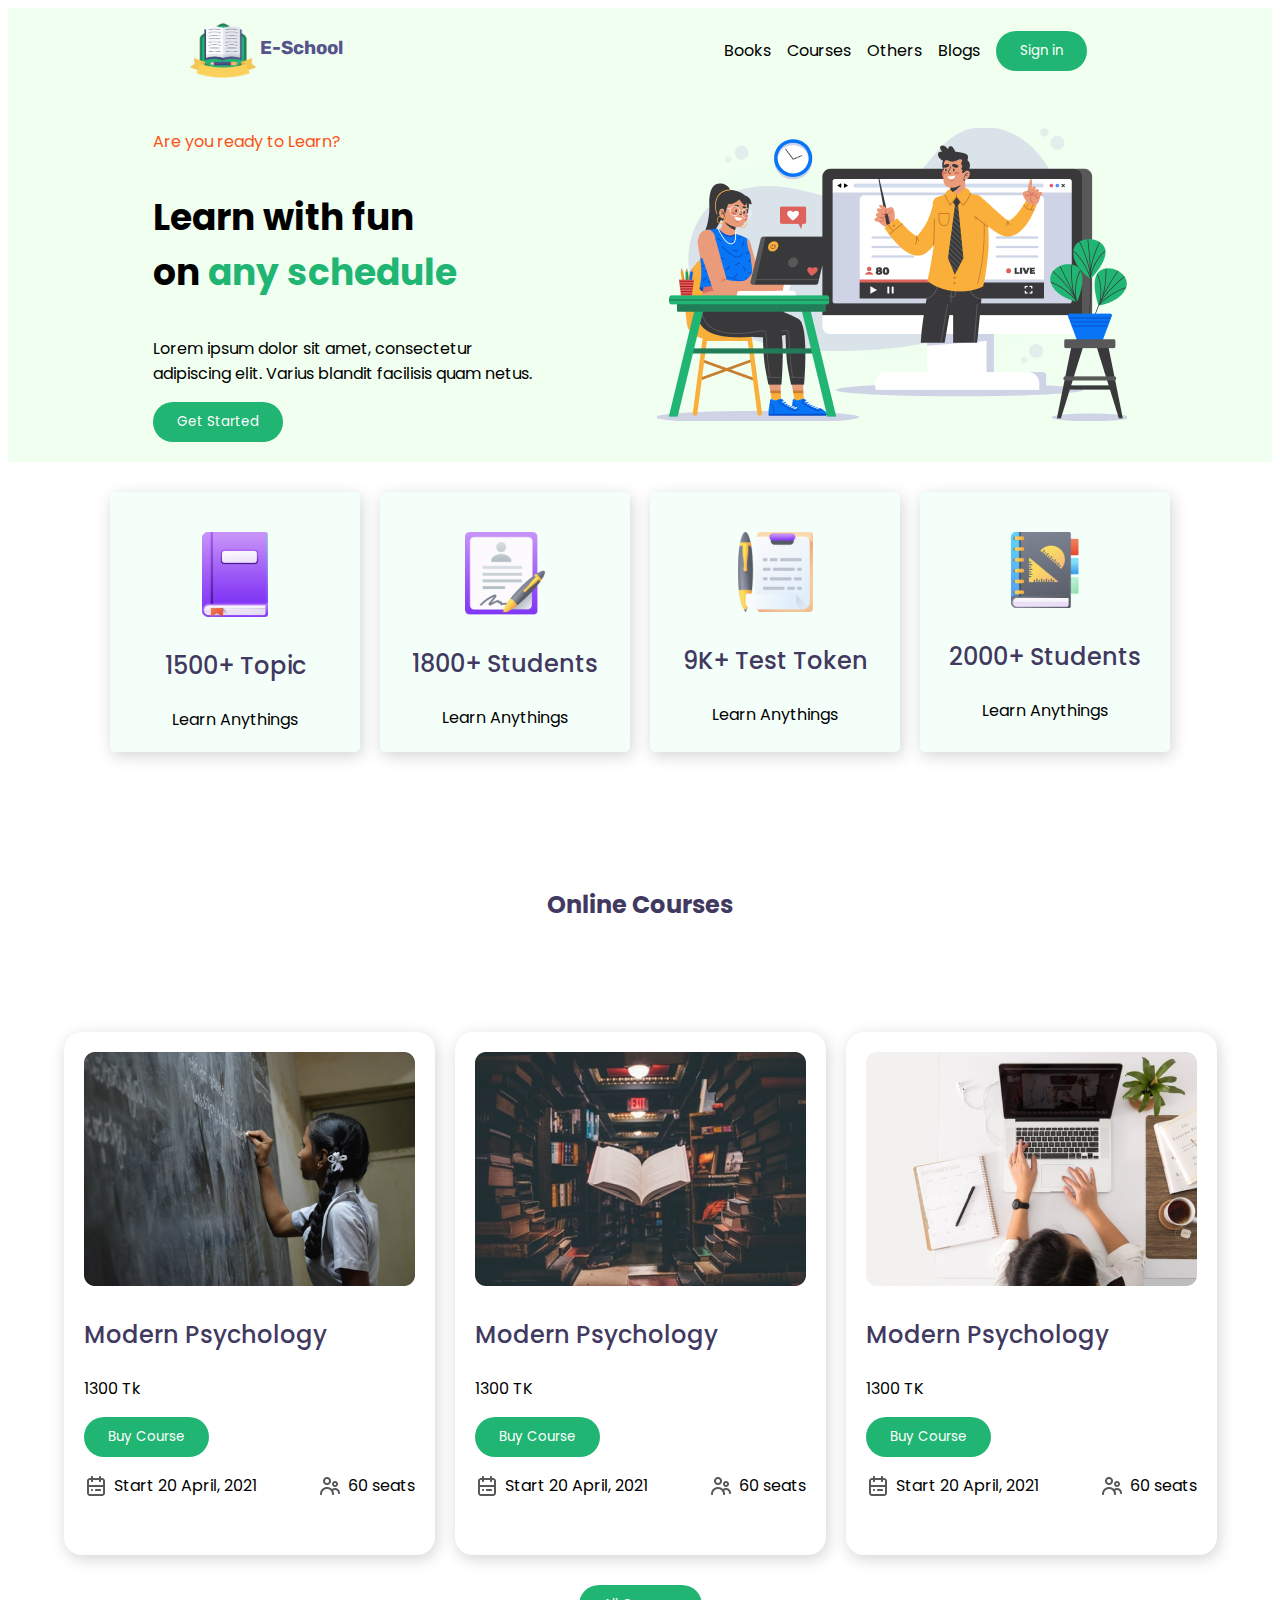
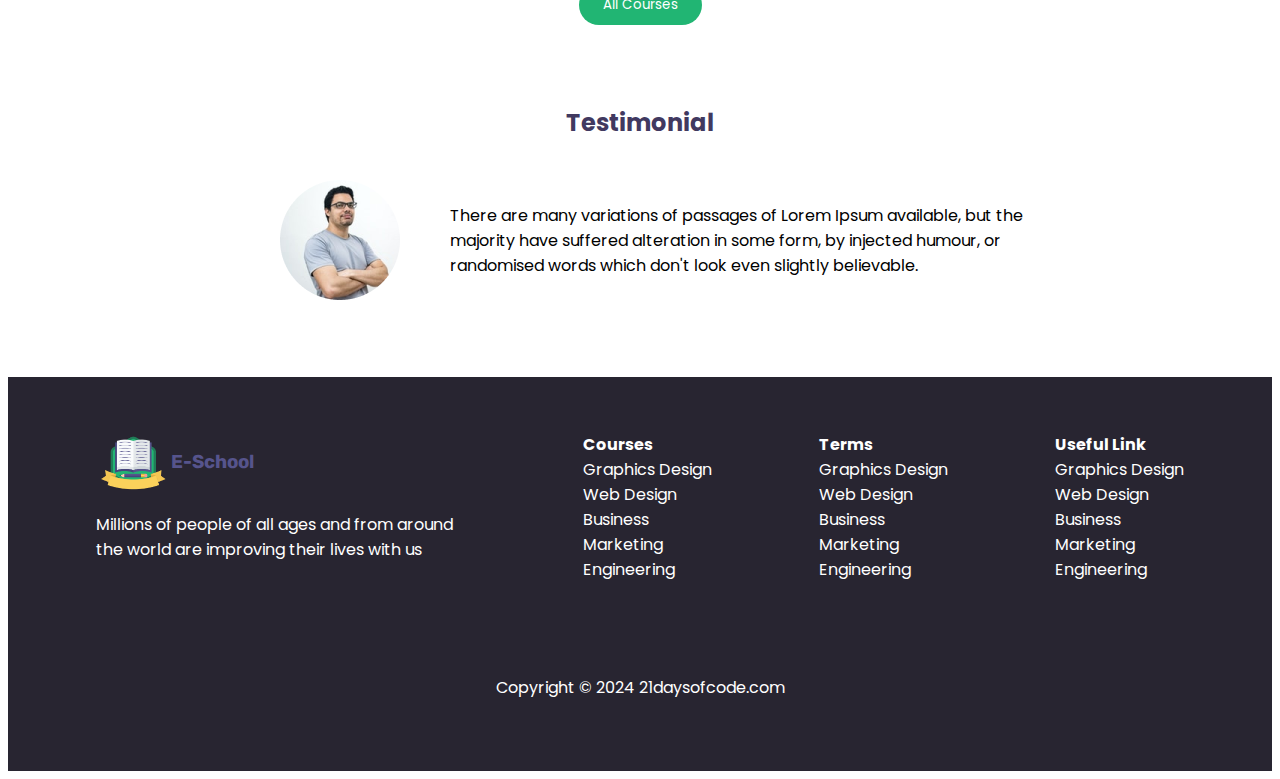
<file: Index.html>
<!DOCTYPE html>
<html lang="en">

<head>
    <meta charset="UTF-8">
    <meta name="viewport" content="width=device-width, initial-scale=1.0">
    <link rel="stylesheet" href="style.css">
    <title>E-School</title>
</head>

<body>
    <nav>
        <div class="logo">
            <img src="./Nav logo.png" alt="">
            <h3>E-School</h3>
        </div>
        <div>
            <ul>
                <li><a href="">Books</a></li>
                <li><a href="">Courses</a></li>
                <li><a href="">Others</a></li>
                <li><a href="">Blogs</a></li>
                <li><a href=""><button class="btn">Sign in</button></a></li>
            </ul>
        </div>
    </nav>

    <header>
        <div class="left">
            <p class="red">Are you ready to Learn?</p>
            <p class="large">Learn with fun <br>on <span>any schedule</span></p>
            <p>Lorem ipsum dolor sit amet, consectetur <br>adipiscing elit.
                Varius blandit facilisis quam netus.
            </p>
            <a href=""><button class="btn">Get Started</button></a>
        </div>
        <div class="right">
            <img src="./class.png" alt="">
        </div>
    </header>

    <main>
        <section class="box-container">
            <div class="box">
                <img src="./image 1.png" alt="">
                <p class="detail">1500+ Topic</p>
                <p>Learn Anythings</p>
            </div>
            <div class="box">
                <img src="./image 4.png" alt="">
                <p class="detail">1800+ Students</p>
                <p>Learn Anythings</p>
            </div>
            <div class="box">
                <img src="./image 2.png" alt="">
                <p class="detail">9K+ Test Token</p>
                <p>Learn Anythings</p>
            </div>
            <div class="box">
                <img src="./image 3.png" alt="">
                <p class="detail">2000+ Students</p>
                <p>Learn Anythings</p>
            </div>
        </section>

        <span>Online Courses</span>

        <section class="course-container">
            <div class="course">
                <img class="picture" src="./Rectangle 6.png" alt="">
                <p class="detail">Modern Psychology</p>
                <p>1300 Tk</p>
                <button class="btn">Buy Course</button>

                <div class="course-detail">
                    <div class="time">
                        <img class="icon" src="./calendar-outline 3.jpg" alt="">
                        <p>Start 20 April, 2021</p>
                    </div>
                    <div class="seat">
                        <img class="icon" src="./people-outline 1.jpg" alt="">
                        <p>60 seats</p>
                    </div>
                </div>
            </div>
            <div class="course">
                <img class="picture" src="./Rectangle 13.png" alt="">
                <p class="detail">Modern Psychology</p>
                <p>1300 TK</p>
                <button class="btn">Buy Course</button>

                <div class="course-detail">
                    <div class="time">
                        <img class="icon" src="./calendar-outline 3.jpg" alt="">
                        <p>Start 20 April, 2021</p>
                    </div>
                    <div class="seat">
                        <img class="icon" src="./people-outline 1.jpg" alt="">
                        <p>60 seats</p>
                    </div>
                </div>
            </div>
            <div class="course">
                <img class="picture" src="./Rectangle 15.png" alt="">
                <p class="detail">Modern Psychology</p>
                <p>1300 TK</p>
                <button class="btn">Buy Course</button>

                <div class="course-detail">
                    <div class="time">
                        <img class="icon" src="./calendar-outline 3.jpg" alt="">
                        <p>Start 20 April, 2021</p>
                    </div>
                    <div class="seat">
                        <img class="icon" src="./people-outline 1.jpg" alt="">
                        <p>60 seats</p>
                    </div>
                </div>
            </div>
        </section>

        <a href="./courses.html"><button class="btn">All Courses</button></a>

        <span id="testimonial">Testimonial</span>

        <section class="testimonial">
            <img id="icon" src="./Ellipse 5.png" alt="">
            <p class="align">There are many variations of passages of Lorem Ipsum available, but the 
                majority have suffered alteration in some form, by injected humour, 
                or randomised words which don't look even slightly believable.</p>
        <section>
    </main>

    <footer>
        <section>
            <div>
                <div class="logo">
                    <img src="./Footer logo.png" alt="">
                    <h3>E-School</h3>
                </div>
                <p id="align">Millions of people of all ages and from around
                    the world are improving their lives with us</p>
            </div>
            <div>
                <ul>
                    <li id="bold">Courses</li>
                    <li>Graphics Design</li>
                    <li>Web Design</li>
                    <li>Business</li>
                    <li>Marketing</li>
                    <li>Engineering</li>
                </ul>
            </div>
            <div>
                <ul>
                    <li id="bold">Terms</li>
                    <li>Graphics Design</li>
                    <li>Web Design</li>
                    <li>Business</li>
                    <li>Marketing</li>
                    <li>Engineering</li>
                </ul>
            </div>
            <div>
                <ul>
                    <li id="bold">Useful Link</li>
                    <li>Graphics Design</li>
                    <li>Web Design</li>
                    <li>Business</li>
                    <li>Marketing</li>
                    <li>Engineering</li>
                </ul>
            </div>
        </section>
        <p id="copyright">Copyright © 2024 21daysofcode.com</p>
    </footer>
</body>

</html>
</file>
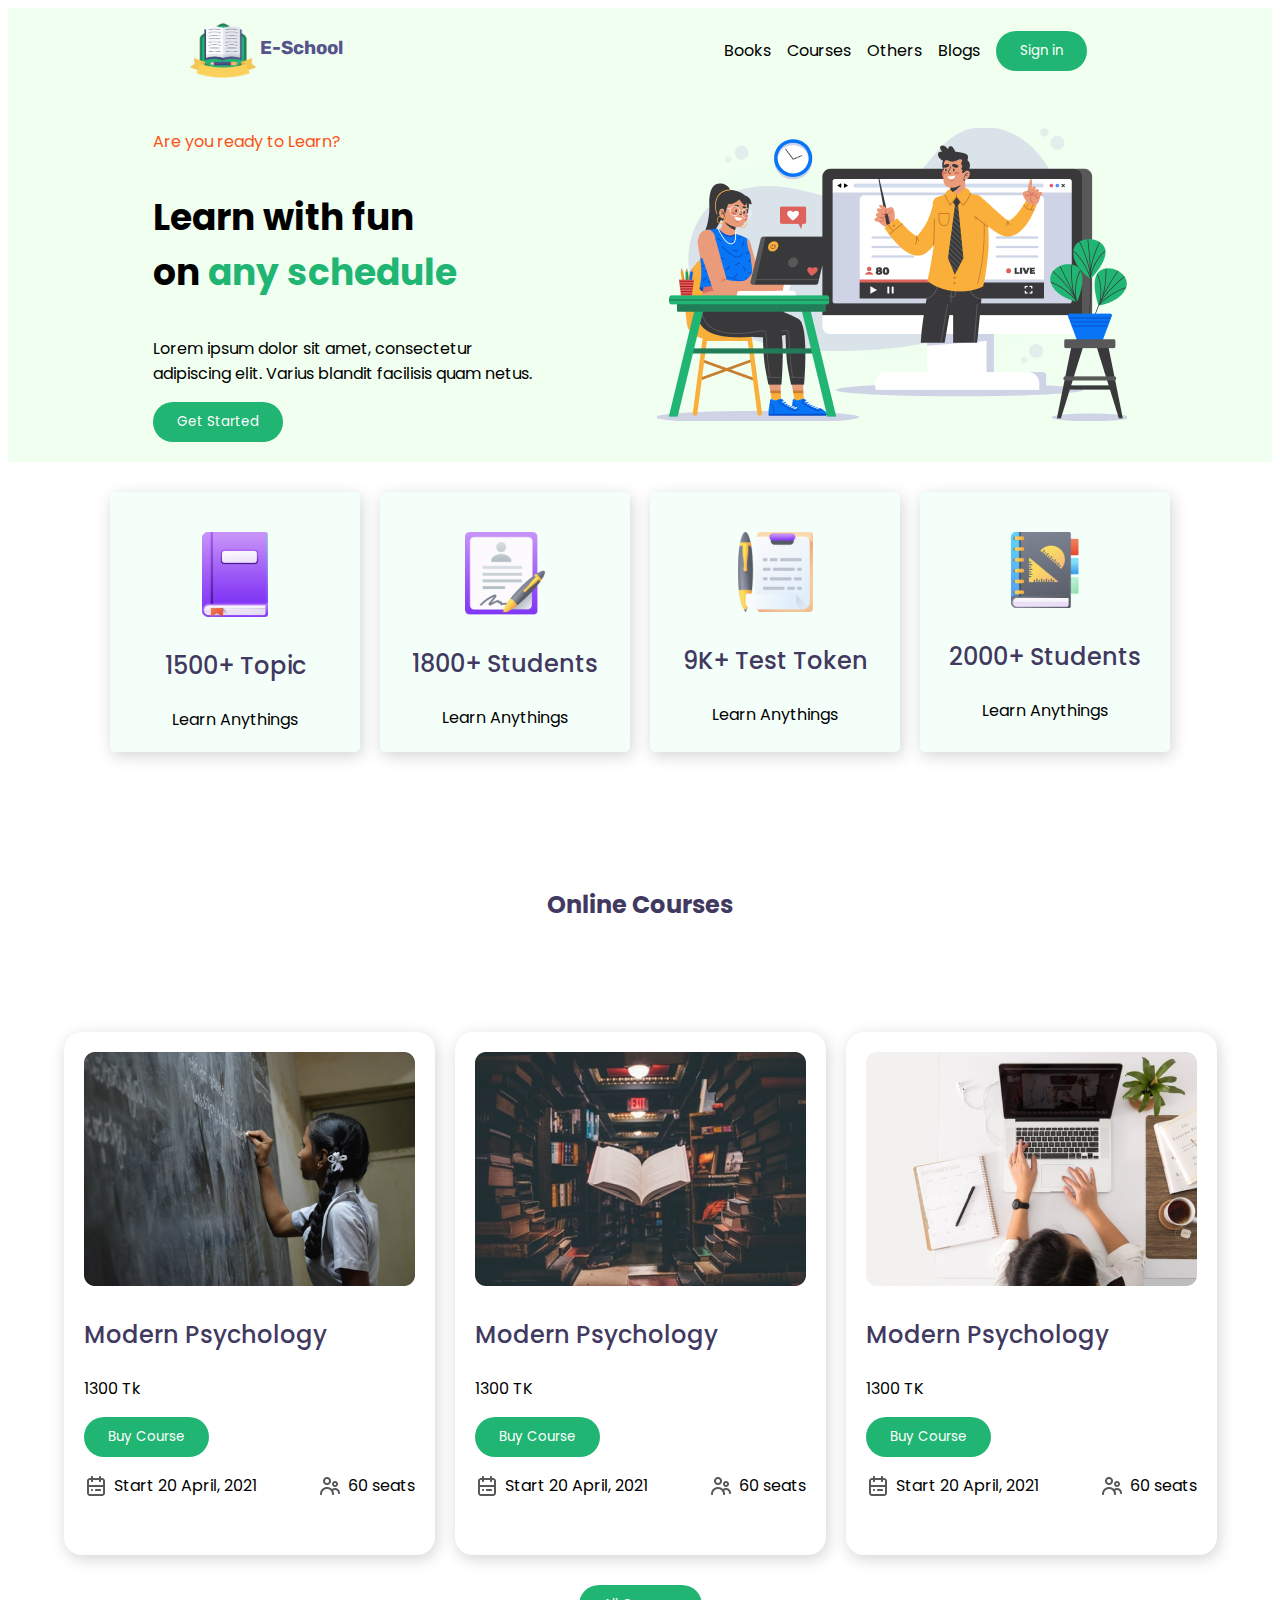
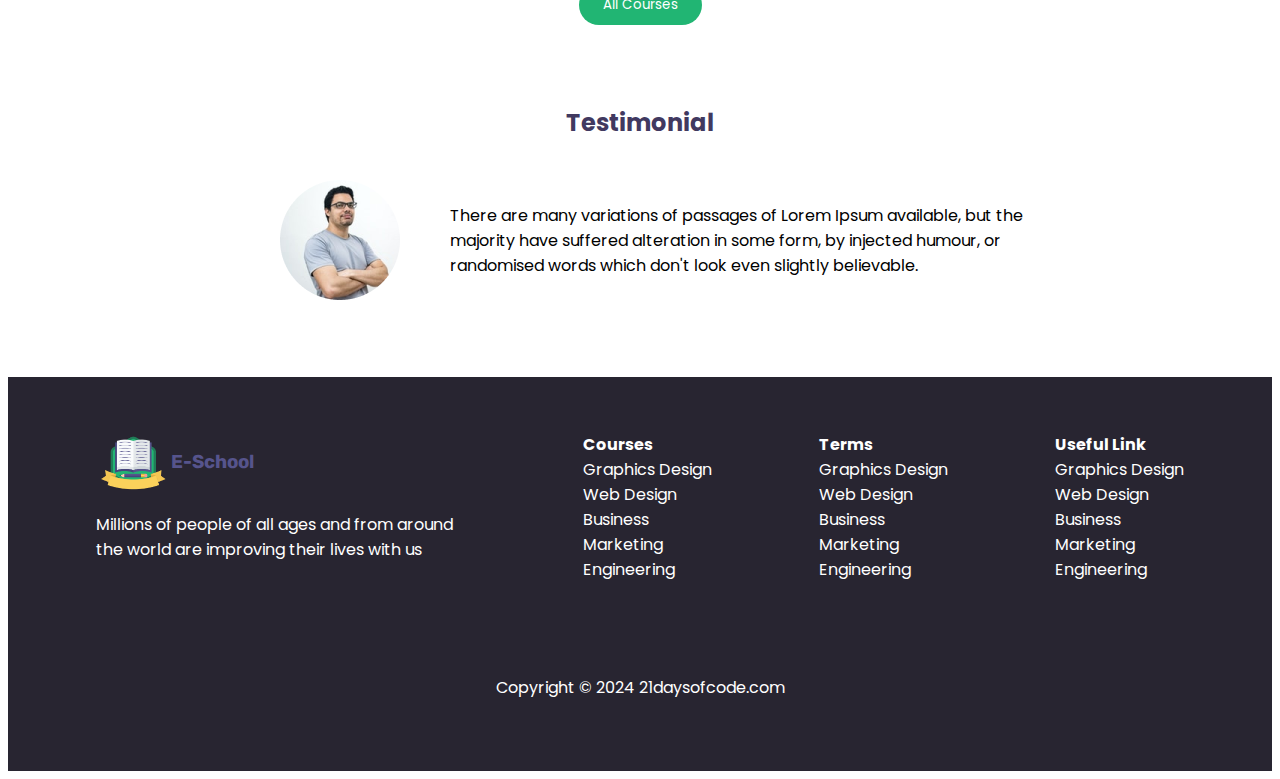
<file: index.html>
<!DOCTYPE html>
<html lang="en">

<head>
    <meta charset="UTF-8">
    <meta name="viewport" content="width=device-width, initial-scale=1.0">
    <link rel="stylesheet" href="style.css">
    <title>E-School</title>
</head>

<body>
    <nav>
        <div class="logo">
            <img src="./Nav logo.png" alt="">
            <h3>E-School</h3>
        </div>
        <div>
            <ul>
                <li><a href="">Books</a></li>
                <li><a href="">Courses</a></li>
                <li><a href="">Others</a></li>
                <li><a href="">Blogs</a></li>
                <li><a href=""><button class="btn">Sign in</button></a></li>
            </ul>
        </div>
    </nav>

    <header>
        <div class="left">
            <p class="red">Are you ready to Learn?</p>
            <p class="large">Learn with fun <br>on <span>any schedule</span></p>
            <p>Lorem ipsum dolor sit amet, consectetur <br>adipiscing elit.
                Varius blandit facilisis quam netus.
            </p>
            <a href=""><button class="btn">Get Started</button></a>
        </div>
        <div class="right">
            <img src="./class.png" alt="">
        </div>
    </header>

    <main>
        <section class="box-container">
            <div class="box">
                <img src="./image 1.png" alt="">
                <p class="detail">1500+ Topic</p>
                <p>Learn Anythings</p>
            </div>
            <div class="box">
                <img src="./image 4.png" alt="">
                <p class="detail">1800+ Students</p>
                <p>Learn Anythings</p>
            </div>
            <div class="box">
                <img src="./image 2.png" alt="">
                <p class="detail">9K+ Test Token</p>
                <p>Learn Anythings</p>
            </div>
            <div class="box">
                <img src="./image 3.png" alt="">
                <p class="detail">2000+ Students</p>
                <p>Learn Anythings</p>
            </div>
        </section>

        <span>Online Courses</span>

        <section class="course-container">
            <div class="course">
                <img class="picture" src="./Rectangle 6.png" alt="">
                <p class="detail">Modern Psychology</p>
                <p>1300 Tk</p>
                <button class="btn">Buy Course</button>

                <div class="course-detail">
                    <div class="time">
                        <img class="icon" src="./calendar-outline 3.jpg" alt="">
                        <p>Start 20 April, 2021</p>
                    </div>
                    <div class="seat">
                        <img class="icon" src="./people-outline 1.jpg" alt="">
                        <p>60 seats</p>
                    </div>
                </div>
            </div>
            <div class="course">
                <img class="picture" src="./Rectangle 13.png" alt="">
                <p class="detail">Modern Psychology</p>
                <p>1300 TK</p>
                <button class="btn">Buy Course</button>

                <div class="course-detail">
                    <div class="time">
                        <img class="icon" src="./calendar-outline 3.jpg" alt="">
                        <p>Start 20 April, 2021</p>
                    </div>
                    <div class="seat">
                        <img class="icon" src="./people-outline 1.jpg" alt="">
                        <p>60 seats</p>
                    </div>
                </div>
            </div>
            <div class="course">
                <img class="picture" src="./Rectangle 15.png" alt="">
                <p class="detail">Modern Psychology</p>
                <p>1300 TK</p>
                <button class="btn">Buy Course</button>

                <div class="course-detail">
                    <div class="time">
                        <img class="icon" src="./calendar-outline 3.jpg" alt="">
                        <p>Start 20 April, 2021</p>
                    </div>
                    <div class="seat">
                        <img class="icon" src="./people-outline 1.jpg" alt="">
                        <p>60 seats</p>
                    </div>
                </div>
            </div>
        </section>

        <a href="./courses.html"><button class="btn">All Courses</button></a>

        <span id="testimonial">Testimonial</span>

        <section class="testimonial">
            <img id="icon" src="./Ellipse 5.png" alt="">
            <p class="align">There are many variations of passages of Lorem Ipsum available, but the 
                majority have suffered alteration in some form, by injected humour, 
                or randomised words which don't look even slightly believable.</p>
        <section>
    </main>

    <footer>
        <section>
            <div>
                <div class="logo">
                    <img src="./Footer logo.png" alt="">
                    <h3>E-School</h3>
                </div>
                <p id="align">Millions of people of all ages and from around
                    the world are improving their lives with us</p>
            </div>
            <div>
                <ul>
                    <li id="bold">Courses</li>
                    <li>Graphics Design</li>
                    <li>Web Design</li>
                    <li>Business</li>
                    <li>Marketing</li>
                    <li>Engineering</li>
                </ul>
            </div>
            <div>
                <ul>
                    <li id="bold">Terms</li>
                    <li>Graphics Design</li>
                    <li>Web Design</li>
                    <li>Business</li>
                    <li>Marketing</li>
                    <li>Engineering</li>
                </ul>
            </div>
            <div>
                <ul>
                    <li id="bold">Useful Link</li>
                    <li>Graphics Design</li>
                    <li>Web Design</li>
                    <li>Business</li>
                    <li>Marketing</li>
                    <li>Engineering</li>
                </ul>
            </div>
        </section>
        <p id="copyright">Copyright © 2024 21daysofcode.com</p>
    </footer>
</body>

</html>
</file>
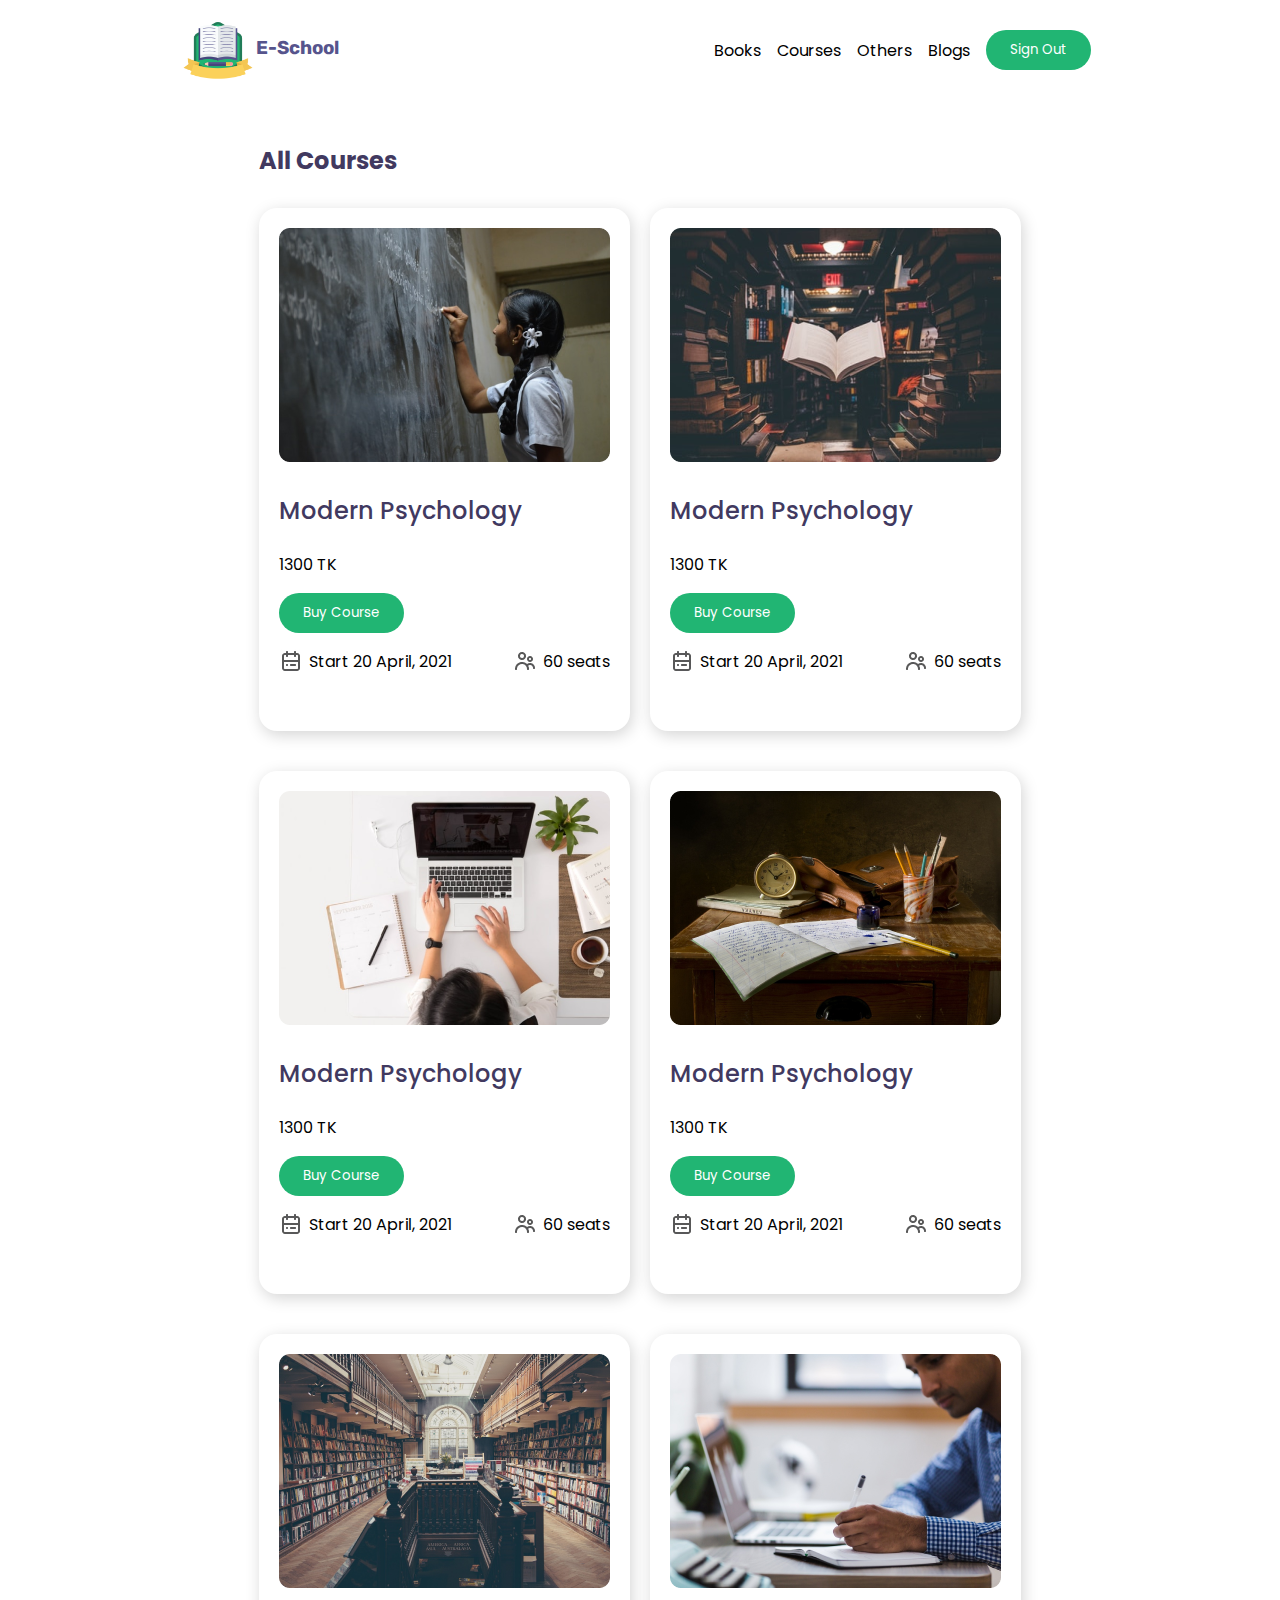
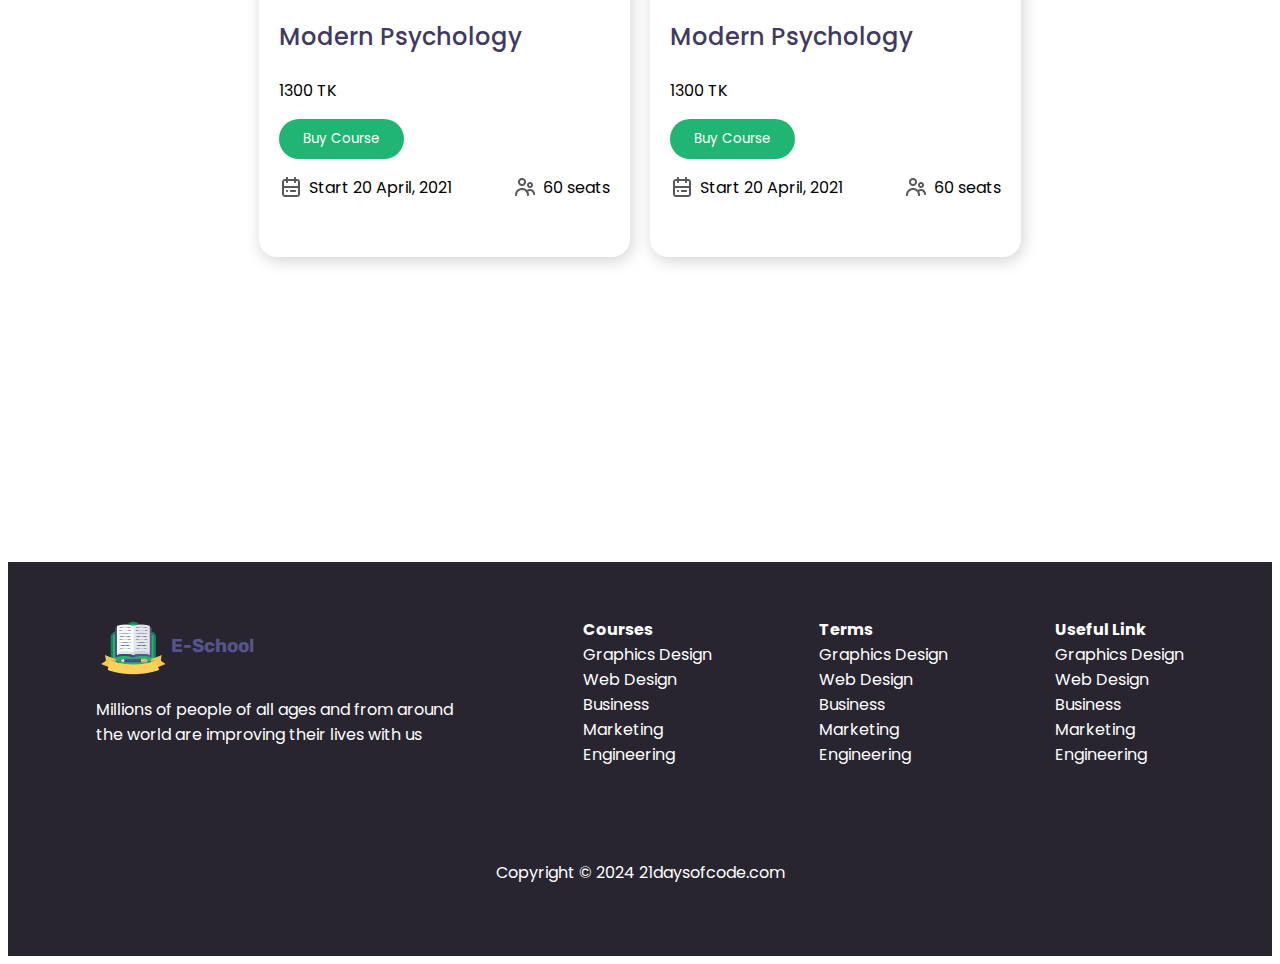
<file: courses.html>
<!DOCTYPE html>
<html lang="en">

<head>
    <meta charset="UTF-8">
    <meta name="viewport" content="width=device-width, initial-scale=1.0">
    <link rel="stylesheet" href="style-course.css">
    <title>E-School</title>
</head>

<body>
    <nav>
        <div class="logo">
            <img src="./Nav logo 2.png" alt="">
            <h3>E-School</h3>
        </div>
        <div>
            <ul>
                <li><a href="">Books</a></li>
                <li><a href="">Courses</a></li>
                <li><a href="">Others</a></li>
                <li><a href="">Blogs</a></li>
                <li><a href="./index.html"><button class="btn">Sign Out</button></a></li>
            </ul>
        </div>
    </nav>

    <main>
        <div id="course">
            <span>All Courses</span>
            <div class="course-container">
                <div class="course">
                    <img class="picture" src="./Rectangle 6.png" alt="">
                    <p class="detail">Modern Psychology</p>
                    <p class="price">1300 TK</p>
                    <button class="btn">Buy Course</button>

                    <div class="course-detail">
                        <div class="time">
                            <img class="icon" src="./calendar-outline 3.jpg" alt="">
                            <p>Start 20 April, 2021</p>
                        </div>
                        <div class="seat">
                            <img class="icon" src="./people-outline 1.jpg" alt="">
                            <p id="seat">60 seats</p>
                        </div>
                    </div>
                </div>
                <div class="course">
                    <img class="picture" src="./Rectangle 13.png" alt="">
                    <p class="detail">Modern Psychology</p>
                    <p class="price">1300 TK</p>
                    <button class="btn">Buy Course</button>

                    <div class="course-detail">
                        <div class="time">
                            <img class="icon" src="./calendar-outline 3.jpg" alt="">
                            <p>Start 20 April, 2021</p>
                        </div>
                        <div class="seat">
                            <img class="icon" src="./people-outline 1.jpg" alt="">
                            <p id="seat">60 seats</p>
                        </div>
                    </div>
                </div>
            </div>

            <div class="course-container">
                <div class="course">
                    <img class="picture" src="./Rectangle 15.png" alt="">
                    <p class="detail">Modern Psychology</p>
                    <p class="price">1300 TK</p>
                    <button class="btn">Buy Course</button>

                    <div class="course-detail">
                        <div class="time">
                            <img class="icon" src="./calendar-outline 3.jpg" alt="">
                            <p>Start 20 April, 2021</p>
                        </div>
                        <div class="seat">
                            <img class="icon" src="./people-outline 1.jpg" alt="">
                            <p id="seat">60 seats</p>
                        </div>
                    </div>
                </div>
                <div class="course">
                    <img class="picture" src="./Rectangle 30.png" alt="">
                    <p class="detail">Modern Psychology</p>
                    <p class="price">1300 TK</p>
                    <button class="btn">Buy Course</button>

                    <div class="course-detail">
                        <div class="time">
                            <img class="icon" src="./calendar-outline 3.jpg" alt="">
                            <p>Start 20 April, 2021</p>
                        </div>
                        <div class="seat">
                            <img class="icon" src="./people-outline 1.jpg" alt="">
                            <p id="seat">60 seats</p>
                        </div>
                    </div>
                </div>
            </div>

            <div class="course-container">
                <div class="course">
                    <img class="picture" src="./Rectangle 33.png" alt="">
                    <p class="detail">Modern Psychology</p>
                    <p class="price">1300 TK</p>
                    <button class="btn">Buy Course</button>

                    <div class="course-detail">
                        <div class="time">
                            <img class="icon" src="./calendar-outline 3.jpg" alt="">
                            <p>Start 20 April, 2021</p>
                        </div>
                        <div class="seat">
                            <img class="icon" src="./people-outline 1.jpg" alt="">
                            <p id="seat">60 seats</p>
                        </div>
                    </div>
                </div>
                <div class="course">
                    <img class="picture" src="./Rectangle 34.png" alt="">
                    <p class="detail">Modern Psychology</p>
                    <p class="price">1300 TK</p>
                    <button class="btn">Buy Course</button>

                    <div class="course-detail">
                        <div class="time">
                            <img class="icon" src="./calendar-outline 3.jpg" alt="">
                            <p>Start 20 April, 2021</p>
                        </div>
                        <div class="seat">
                            <img class="icon" src="./people-outline 1.jpg" alt="">
                            <p id="seat">60 seats</p>
                        </div>
                    </div>
                </div>
            </div>
        </div>
        <div class="cart" id="cartSection">
            <div class="cart-item">
                <img class="course-icon" src="./Rectangle 34.png" alt="">
                <div>
                    <p class="detail">Modern Psychology</p>
                    <p class="price">1300 TK</p>
                </div>
                <button>X</button>
            </div>
            <hr>
            <div class="total">
                <div>
                    <p>Sub-Total</p>
                    <p id="item">1 items</p>
                </div>
                <div>
                    <p>1300 TK</p>
                    <button class="btn checkout">Checkout</button>
                </div>
            </div>
        </div>
    </main>

    <footer>
        <section>
            <div>
                <div class="logo">
                    <img src="./Footer logo.png" alt="">
                    <h3>E-School</h3>
                </div>
                <p id="align">Millions of people of all ages and from around
                    the world are improving their lives with us</p>
            </div>
            <div>
                <ul>
                    <li id="bold">Courses</li>
                    <li>Graphics Design</li>
                    <li>Web Design</li>
                    <li>Business</li>
                    <li>Marketing</li>
                    <li>Engineering</li>
                </ul>
            </div>
            <div>
                <ul>
                    <li id="bold">Terms</li>
                    <li>Graphics Design</li>
                    <li>Web Design</li>
                    <li>Business</li>
                    <li>Marketing</li>
                    <li>Engineering</li>
                </ul>
            </div>
            <div>
                <ul>
                    <li id="bold">Useful Link</li>
                    <li>Graphics Design</li>
                    <li>Web Design</li>
                    <li>Business</li>
                    <li>Marketing</li>
                    <li>Engineering</li>
                </ul>
            </div>
        </section>
        <p id="copyright">Copyright © 2024 21daysofcode.com</p>
    </footer>
    <script src="course.js"></script>
</body>

</html>
</file>
<file: style.css>
@import url('https://fonts.googleapis.com/css2?family=Poppins:wght@400;500;700&family=Rubik:wght@400;500;600;700&display=swap');

* {
    font-family: 'Poppins';
}

nav {
    background-color: #f0fff0;
    display: flex;
    align-items: center;
    justify-content: space-around;
    padding: 10px;
}

.logo {
    display: flex;
    color: black;
}

.logo h3 {
    color: #56548C;
    font-family: 'Rubik', sans-serif;
    font-weight: 700;
}

nav img {
    width: 75px;
}

nav ul {
    list-style: none;
    display: flex;
    align-items: center;
    margin: 0;
}

nav ul li {
    padding: 8px;
}

a {
    text-decoration: none;
    color: black;
}

.btn {
    color: white;
    border: none;
    padding: 10px 24px;
    border-radius: 33px;
    background-color: #21B573;
}

header {
    background-color: #f0fff0;
    display: flex;
    justify-content: space-evenly;
    align-items: center;
    padding: 20px;
}

header span {
    color: #21B573;
}

.red {
    color: #FD511A;
}

.large {
    font-size: 36px;
    font-weight: 700;
}

.box-container {
    margin: 20px;
    display: flex;
    flex-wrap: wrap;
    justify-content: center;
}

.box {
    background-color: #F5FFFA;
    color: black;
    width: 100%;
    max-width: 250px;
    height: 220px;
    padding-top: 40px;
    text-align: center;
    border-radius: 5px;
    box-shadow: 2px 4px 16px rgb(212, 212, 212);
    margin: 10px;
    transition: background-color 0.3s ease, transform 0.3s ease, box-shadow 0.3s ease;
}

.box:hover {
    background-color: white;
    transform: scale(1.05);
    box-shadow: 4px 8px 16px grey;
}

.detail {
    color: #413960;
    font-size: 24px;
    font-weight: 500;
}

main {
    text-align: center;
}

main span {
    color: #413960;
    font-size: 24px;
    font-weight: 700;
    display: block;
    padding-top: 105px;
    padding-bottom: 80px;
}

.course-container {
    margin: 20px;
    display: flex;
    flex-wrap: wrap;
    justify-content: center;
}

.course {
    background-color: white;
    color: black;
    width: px;
    max-width: 370px;
    height: 483px;
    text-align: left;
    border-radius: 18px;
    box-shadow: 2px 4px 16px rgb(212, 212, 212);
    margin: 10px;
    padding: 20px;
}

.course-detail {
    display: flex;
    justify-content: space-between;
}

.picture {
    width: 331px;
}

.icon {
    width: 24px;
    height: 24px;
    padding-right: 6px;
}

.time {
    display: flex;
    align-items: center;
}

.seat {
    display: flex;
    align-items: center;
}

#icon {
    padding: 0 50px;
}

#testimonial {
    padding-top: 80px;
    padding-bottom: 40px;
}

.testimonial {
    display: flex;
    align-items: center;
    justify-content: center;
    padding-bottom: 77px;
}

footer {
    color: white;
    background-color: #282531;
    padding: 55px;
    text-align: center;
}

footer section {
    display: flex;
    justify-content: space-around;
}

footer img {
    width: 75px;
}

.align {
    text-align: left;
    max-width: 600px;
}

footer ul {
    text-align: left;
    list-style: none;
    margin: 0;
}

#bold {
    font-weight: 700;
}

#copyright {
    padding-top: 77px;
}

#align {
    text-align: left;
    width: 380px;
}


@media only screen and (max-width: 768px) {
    nav {
        flex-direction: column;
        text-align: center;
    }

    header {
        flex-direction: column-reverse;
        text-align: center;
    }

    header img {
        width: 100%;
        height: auto;
    }

    .box {
        max-width: 100%;
    }

    .course {
        max-width: 100%;
        height: auto;
    }

    .box-container,
    .course-container {
        margin: 10px;
    }

    .picture {
        width: 100%;
        height: auto;
    }

    main span {
        padding-top: 50px;
        padding-bottom: 50px;
    }

    .testimonial {
        flex-direction: column;
        text-align: center;
    }

    .align {
        text-align: left;
        max-width: 100%;
    }

    #align {
        text-align: left;
        max-width: 100%;
    }

    footer section {
        flex-direction: column;
    }

    footer ul {
        margin: 10px;
    }
}
</file>
<file: style-course.css>
@import url('https://fonts.googleapis.com/css2?family=Poppins:wght@400;500;700&family=Rubik:wght@400;500;600;700&display=swap');

* {
    font-family: 'Poppins';
}

nav {
    display: flex;
    align-items: center;
    justify-content: space-around;
    padding: 10px;
}

.logo {
    display: flex;
    color: black;
}

.logo h3 {
    color: #56548C;
    font-family: 'Rubik', sans-serif;
    font-weight: 700;
}

nav img {
    width: 75px;
}

nav ul {
    list-style: none;
    display: flex;
    align-items: center;
    margin: 0;
}

nav ul li {
    padding: 8px;
}

a {
    text-decoration: none;
    color: black;
}

.btn {
    color: white;
    border: none;
    padding: 10px 24px;
    border-radius: 33px;
    background-color: #21B573;
}

main {
    display: flex;
    justify-content: center;
}

main span {
    color: #413960;
    font-size: 24px;
    font-weight: 700;
    display: block;
    padding-top: 50px;
    padding-left: 30px;
}

#course {
    padding-bottom: 275px;
}

.course-container {
    margin: 20px;
    display: flex;
    flex-wrap: wrap;
    justify-content: left;
}

.course {
    background-color: white;
    color: black;
    max-width: 370px;
    height: 483px;
    text-align: left;
    border-radius: 18px;
    box-shadow: 2px 4px 16px rgb(212, 212, 212);
    margin: 10px;
    padding: 20px;
}

.course-detail {
    display: flex;
    justify-content: space-between;
}

.detail {
    color: #413960;
    font-size: 24px;
    font-weight: 500;
}

.picture {
    width: 331px;
}

.icon {
    width: 24px;
    height: 24px;
    padding-right: 6px;
}

.time,
.seat {
    display: flex;
    align-items: center;
}



footer {
    color: white;
    background-color: #282531;
    padding: 55px;
    text-align: center;
}

footer section {
    display: flex;
    justify-content: space-around;
}

footer img {
    width: 75px;
}

#align {
    text-align: left;
    width: 380px;
}

footer ul {
    text-align: left;
    list-style: none;
    margin: 0;
}

#bold {
    font-weight: 700;
}

#copyright {
    padding-top: 77px;
}

.cart {
    background-color: white;
    color: black;
    width: auto;
    height: 10%;
    text-align: left;
    border-radius: 18px;
    box-shadow: 2px 4px 16px rgb(212, 212, 212);
    margin: 10px;
    padding: 10px 20px;
    margin-top: 115px;
}

.cart-item {
    display: flex;
    align-items: center;
    justify-content: space-around;
}

.course-icon {
    width: 70px;
    padding-right: 10px;
}

.cart-item button {
    margin: 10px;
    border: white;
}

#cartSection {
    display: none;
}

.cart hr {
    border: 1px solid black;
    margin: 15px 0;
}

#item {
    font-size: 10px;
}

.total {
    display: flex;
    justify-content: space-between;
}

@media only screen and (max-width: 768px) {
    nav {
        flex-direction: column;
        text-align: center;
    }

    main {
        flex-direction: column-reverse;
    }

    .course-icon{
        margin: 10px 0;
        width: 130px;
    }

    footer section{
        flex-direction: column;
    }
    
    #align {
        text-align: left;
        max-width: 100%;
    }

    footer ul{
        margin: 10px;
    }
}
</file>
